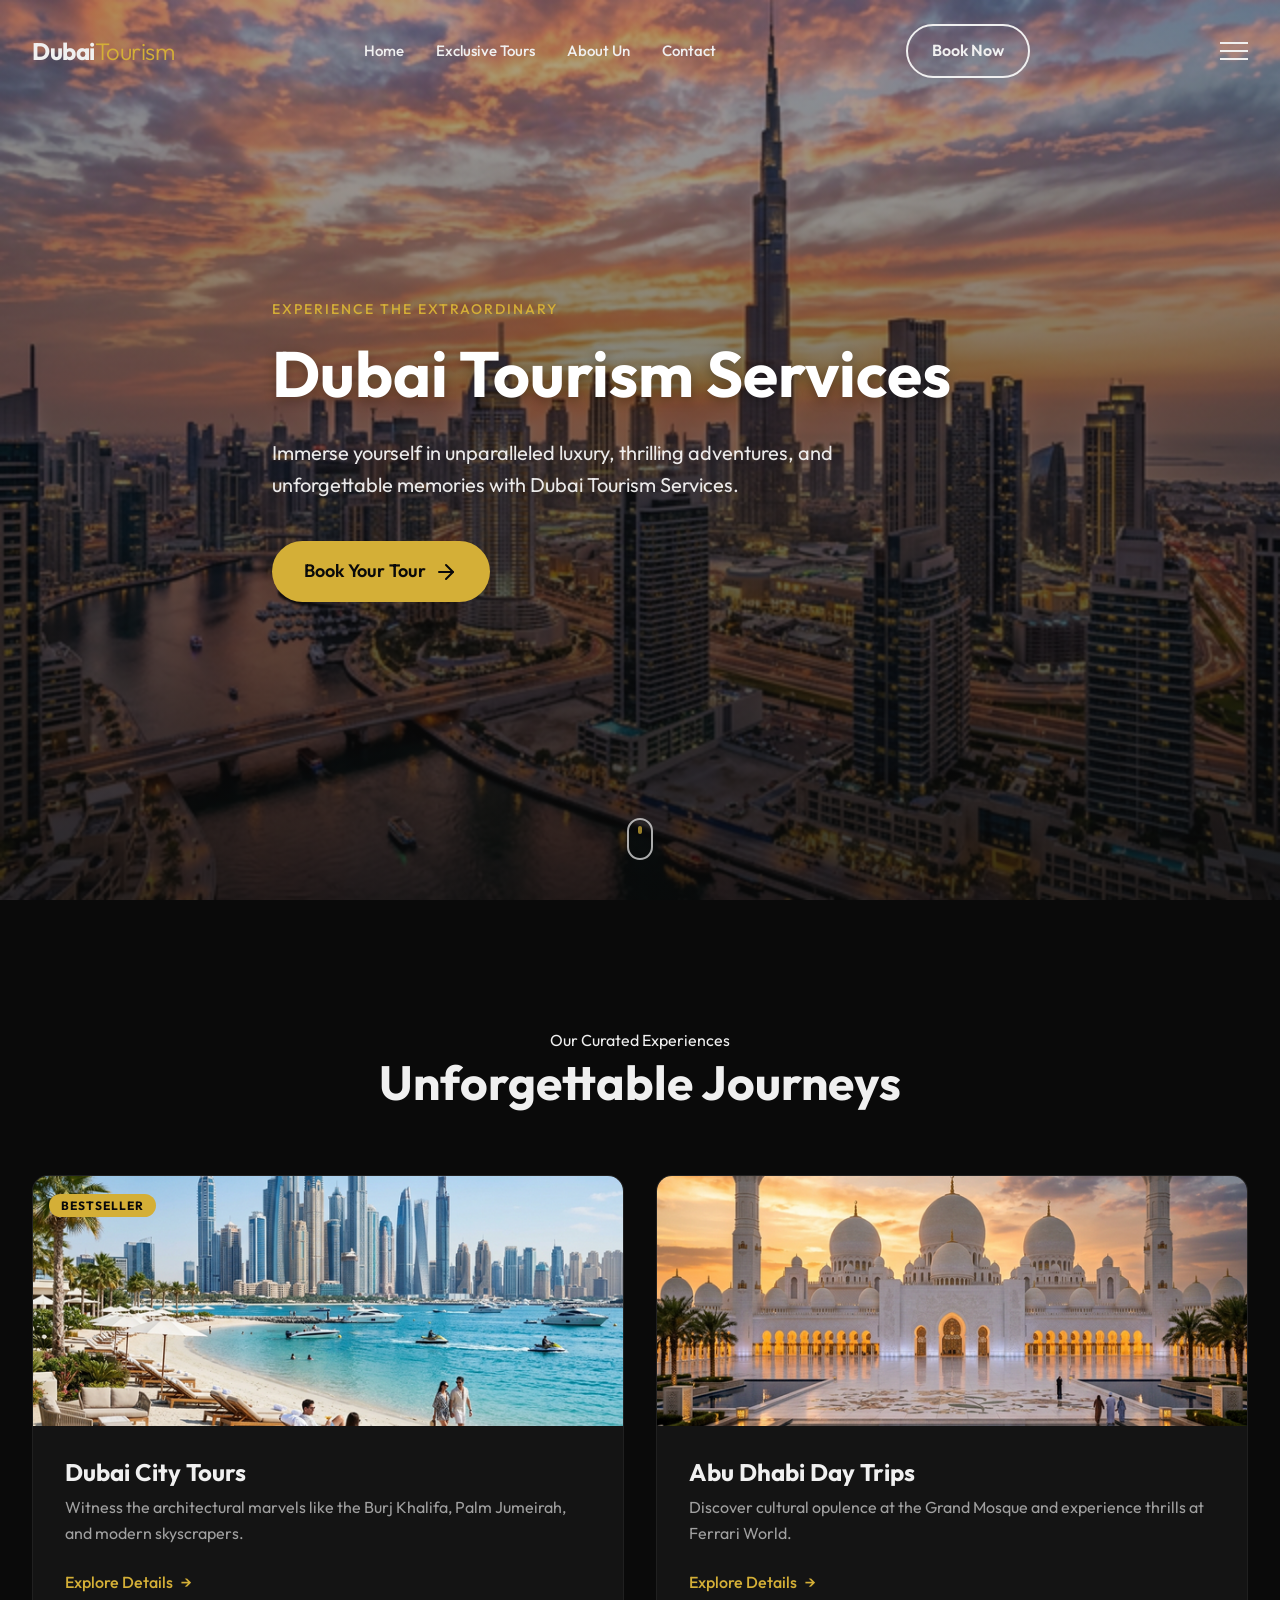
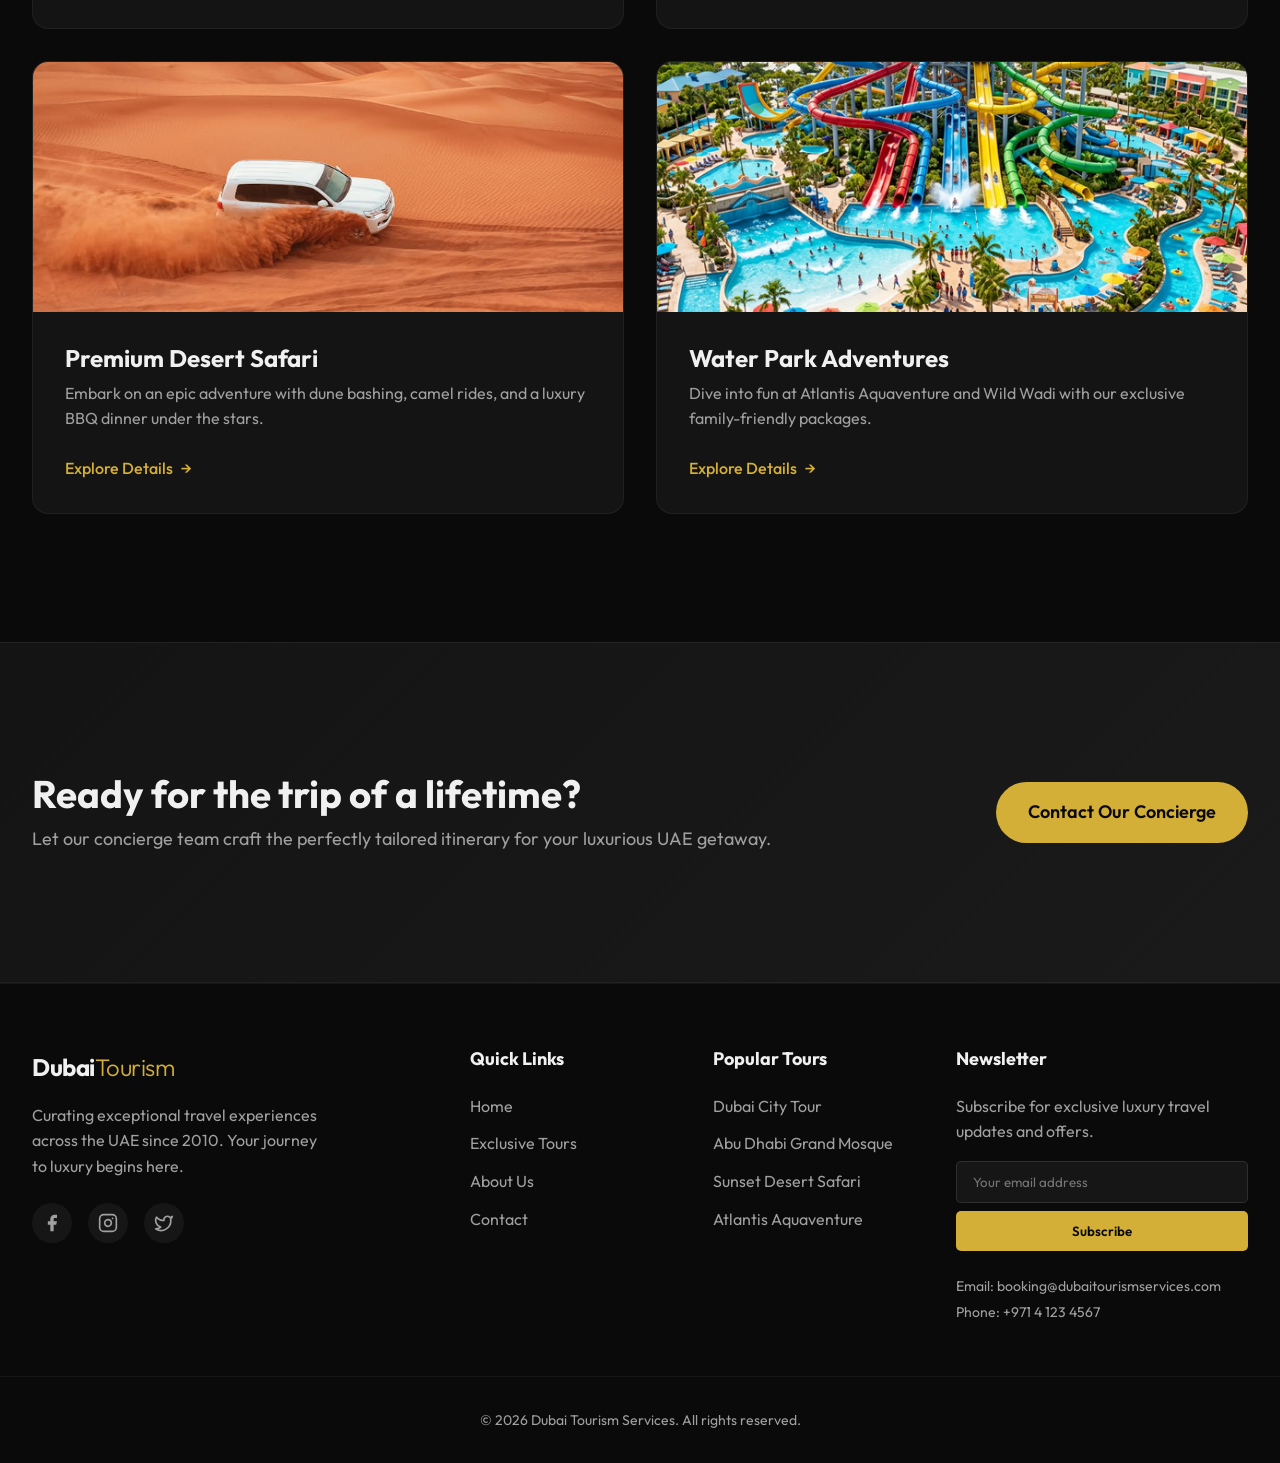
<file: index.html>
<!DOCTYPE html>
<html lang="en">

<head>
    <meta charset="UTF-8">
    <meta name="viewport" content="width=device-width, initial-scale=1.0">
    <title>Dubai Tourism Services</title>
    <meta name="description"
        content="Experience the ultimate luxury travel in the UAE with Dubai Tourism Services. Book exclusive city tours, desert safaris, and water park adventures.">
    <!-- Google Fonts -->
    <link rel="preconnect" href="https://fonts.googleapis.com">
    <link rel="preconnect" href="https://fonts.gstatic.com" crossorigin>
    <link href="https://fonts.googleapis.com/css2?family=Outfit:wght@300;400;500;700&play=swap" rel="stylesheet">
    <!-- CSS -->
    <link rel="stylesheet" href="css/style.css">
</head>

<body>
    <!-- Setup Overlay for loading transitions -->
    <div id="loader" class="loader">
        <div class="spinner"></div>
    </div>

    <!-- Navigation Bar -->
    <nav id="navbar" class="navbar">
        <div class="container nav-content">
            <a href="#" class="logo">Dubai<span>Tourism</span></a>
            <ul class="nav-links">
                <li><a href="#home">Home</a></li>
                <li><a href="#tours">Exclusive Tours</a></li>
                <li><a href="#about">About Un</a></li>
                <li><a href="#contact">Contact</a></li>
            </ul>
            <a href="#tours" class="btn btn-outline nav-btn">Book Now</a>
            <!-- Mobile Menu Toggle -->
            <div class="menu-toggle" id="mobile-menu">
                <span class="bar"></span>
                <span class="bar"></span>
                <span class="bar"></span>
            </div>
        </div>
    </nav>

    <!-- Hero Section -->
    <header id="home" class="hero">
        <div class="hero-bg"></div>
        <div class="hero-content container reveal fade-up">
            <span class="subtitle">Experience The Extraordinary</span>
            <h1 class="title">Dubai Tourism Services</h1>
            <p class="description">Immerse yourself in unparalleled luxury, thrilling adventures, and unforgettable
                memories with Dubai Tourism Services.</p>
            <div class="hero-actions">
                <a href="#tours" class="btn btn-primary btn-large">
                    Book Your Tour
                    <svg width="24" height="24" viewBox="0 0 24 24" fill="none" class="btn-icon">
                        <path d="M5 12H19" stroke="currentColor" stroke-width="2" stroke-linecap="round"
                            stroke-linejoin="round" />
                        <path d="M12 5L19 12L12 19" stroke="currentColor" stroke-width="2" stroke-linecap="round"
                            stroke-linejoin="round" />
                    </svg>
                </a>
            </div>
        </div>
        <!-- Scroll Indicator -->
        <div class="scroll-indicator">
            <div class="mouse">
                <div class="wheel"></div>
            </div>
        </div>
    </header>

    <main>
        <!-- Tours Section -->
        <section id="tours" class="tours-section section">
            <div class="container">
                <div class="section-header reveal fade-up">
                    <span class="section-subtitle">Our Curated Experiences</span>
                    <h2 class="section-title">Unforgettable Journeys</h2>
                </div>

                <div class="tours-grid">
                    <!-- Dubai City Tour -->
                    <article class="tour-card reveal fade-up" style="transition-delay: 0.1s;">
                        <div class="card-img-wrapper">
                            <img src="images/dubai-city.png"
                                alt="Dubai City Tour capturing Burj Khalifa and Palm Jumeirah" loading="lazy">
                            <div class="card-overlay">
                                <span class="badge">Bestseller</span>
                            </div>
                        </div>
                        <div class="card-content">
                            <h3>Dubai City Tours</h3>
                            <p>Witness the architectural marvels like the Burj Khalifa, Palm Jumeirah, and modern
                                skyscrapers.</p>
                            <a href="#" class="btn btn-text">Explore Details <span>&rarr;</span></a>
                        </div>
                    </article>

                    <!-- Abu Dhabi Tour -->
                    <article class="tour-card reveal fade-up" style="transition-delay: 0.2s;">
                        <div class="card-img-wrapper">
                            <img src="images/abu-dhabi.png" alt="Abu Dhabi Tour with Sheikh Zayed Grand Mosque"
                                loading="lazy">
                        </div>
                        <div class="card-content">
                            <h3>Abu Dhabi Day Trips</h3>
                            <p>Discover cultural opulence at the Grand Mosque and experience thrills at Ferrari World.
                            </p>
                            <a href="#" class="btn btn-text">Explore Details <span>&rarr;</span></a>
                        </div>
                    </article>

                    <!-- Desert Safari Tour -->
                    <article class="tour-card reveal fade-up" style="transition-delay: 0.3s;">
                        <div class="card-img-wrapper">
                            <img src="images/desert-safari.png" alt="Desert Safari dune bashing" loading="lazy">
                        </div>
                        <div class="card-content">
                            <h3>Premium Desert Safari</h3>
                            <p>Embark on an epic adventure with dune bashing, camel rides, and a luxury BBQ dinner under
                                the stars.</p>
                            <a href="#" class="btn btn-text">Explore Details <span>&rarr;</span></a>
                        </div>
                    </article>

                    <!-- Water Park Tour -->
                    <article class="tour-card reveal fade-up" style="transition-delay: 0.4s;">
                        <div class="card-img-wrapper">
                            <img src="images/water-park.png" alt="Family Water Park adventure with giant slides"
                                loading="lazy">
                        </div>
                        <div class="card-content">
                            <h3>Water Park Adventures</h3>
                            <p>Dive into fun at Atlantis Aquaventure and Wild Wadi with our exclusive family-friendly
                                packages.</p>
                            <a href="#" class="btn btn-text">Explore Details <span>&rarr;</span></a>
                        </div>
                    </article>
                </div>
            </div>
        </section>

        <!-- CTA Section -->
        <section class="cta-section section reveal fade-up">
            <div class="container cta-container">
                <div class="cta-content">
                    <h2>Ready for the trip of a lifetime?</h2>
                    <p>Let our concierge team craft the perfectly tailored itinerary for your luxurious UAE getaway.</p>
                </div>
                <div class="cta-action">
                    <a href="#contact" class="btn btn-primary btn-large">Contact Our Concierge</a>
                </div>
            </div>
        </section>
    </main>

    <!-- Footer -->
    <footer class="footer">
        <div class="container footer-content">
            <div class="footer-brand">
                <a href="#" class="logo">Dubai<span>Tourism</span></a>
                <p>Curating exceptional travel experiences across the UAE since 2010. Your journey to luxury begins
                    here.</p>
                <div class="social-links">
                    <a href="#" aria-label="Facebook">
                        <svg width="20" height="20" viewBox="0 0 24 24" fill="currentColor">
                            <path d="M18 2h-3a5 5 0 0 0-5 5v3H7v4h3v8h4v-8h3l1-4h-4V7a1 1 0 0 1 1-1h3z"></path>
                        </svg>
                    </a>
                    <a href="#" aria-label="Instagram">
                        <svg width="20" height="20" viewBox="0 0 24 24" fill="none" stroke="currentColor"
                            stroke-width="2" stroke-linecap="round" stroke-linejoin="round">
                            <rect x="2" y="2" width="20" height="20" rx="5" ry="5"></rect>
                            <path d="M16 11.37A4 4 0 1 1 12.63 8 4 4 0 0 1 16 11.37z"></path>
                            <line x1="17.5" y1="6.5" x2="17.51" y2="6.5"></line>
                        </svg>
                    </a>
                    <a href="#" aria-label="Twitter">
                        <svg width="20" height="20" viewBox="0 0 24 24" fill="none" stroke="currentColor"
                            stroke-width="2" stroke-linecap="round" stroke-linejoin="round">
                            <path
                                d="M22 4s-.7 2.1-2 3.4c1.6 10-9.4 17.3-18 11.6 2.2.1 4.4-.6 6-2C3 15.5.5 9.6 3 5c2.2 2.6 5.6 4.1 9 4-.9-4.2 4-6.6 7-3.8 1.1 0 3-1.2 3-1.2z">
                            </path>
                        </svg>
                    </a>
                </div>
            </div>
            <div class="footer-links">
                <h4>Quick Links</h4>
                <ul>
                    <li><a href="#home">Home</a></li>
                    <li><a href="#tours">Exclusive Tours</a></li>
                    <li><a href="#about">About Us</a></li>
                    <li><a href="#contact">Contact</a></li>
                </ul>
            </div>
            <div class="footer-links">
                <h4>Popular Tours</h4>
                <ul>
                    <li><a href="#">Dubai City Tour</a></li>
                    <li><a href="#">Abu Dhabi Grand Mosque</a></li>
                    <li><a href="#">Sunset Desert Safari</a></li>
                    <li><a href="#">Atlantis Aquaventure</a></li>
                </ul>
            </div>
            <div class="footer-contact">
                <h4>Newsletter</h4>
                <p>Subscribe for exclusive luxury travel updates and offers.</p>
                <form class="newsletter-form">
                    <input type="email" placeholder="Your email address" required>
                    <button type="submit" class="btn btn-primary">Subscribe</button>
                </form>
                <div class="contact-details">
                    <p>Email: booking@dubaitourismservices.com</p>
                    <p>Phone: +971 4 123 4567</p>
                </div>
            </div>
        </div>
        <div class="footer-bottom">
            <p>&copy; 2026 Dubai Tourism Services. All rights reserved.</p>
        </div>
    </footer>

    <!-- Scripts -->
    <script src="js/script.js"></script>
</body>

</html>
</file>
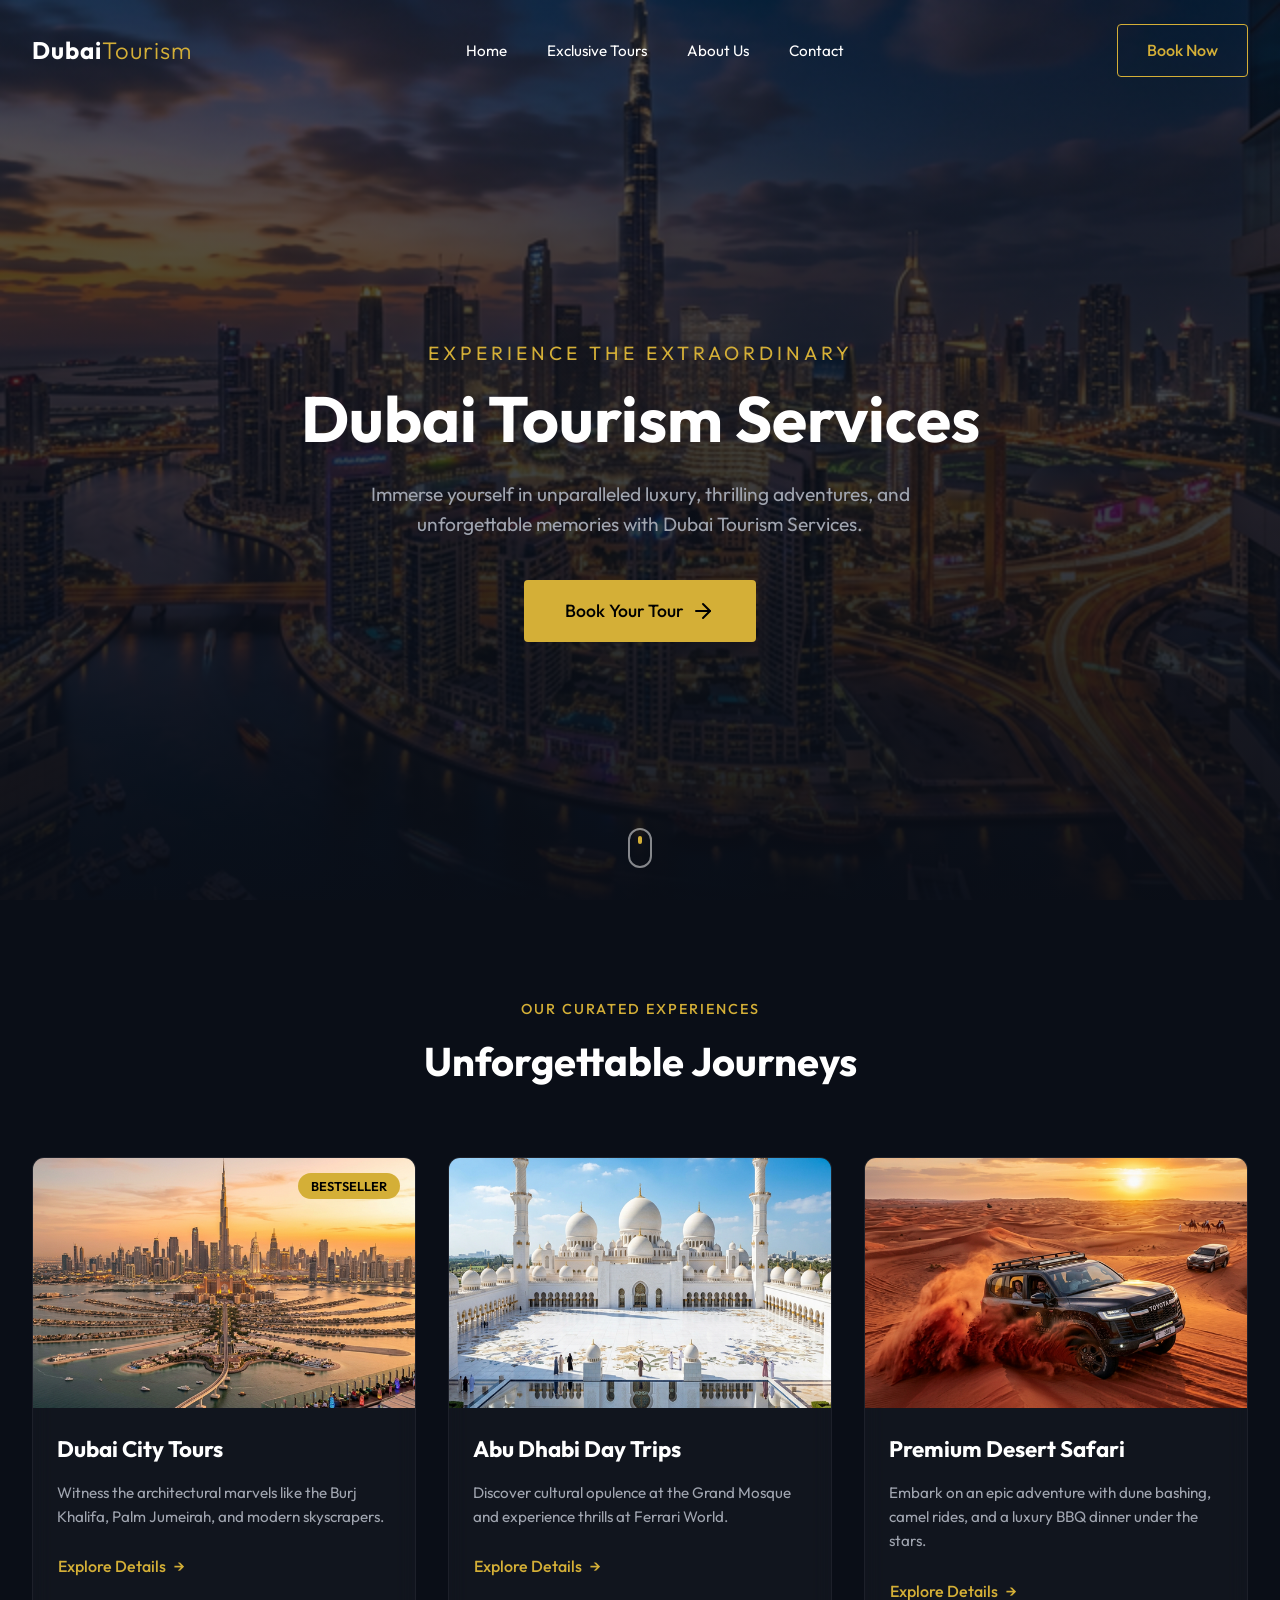
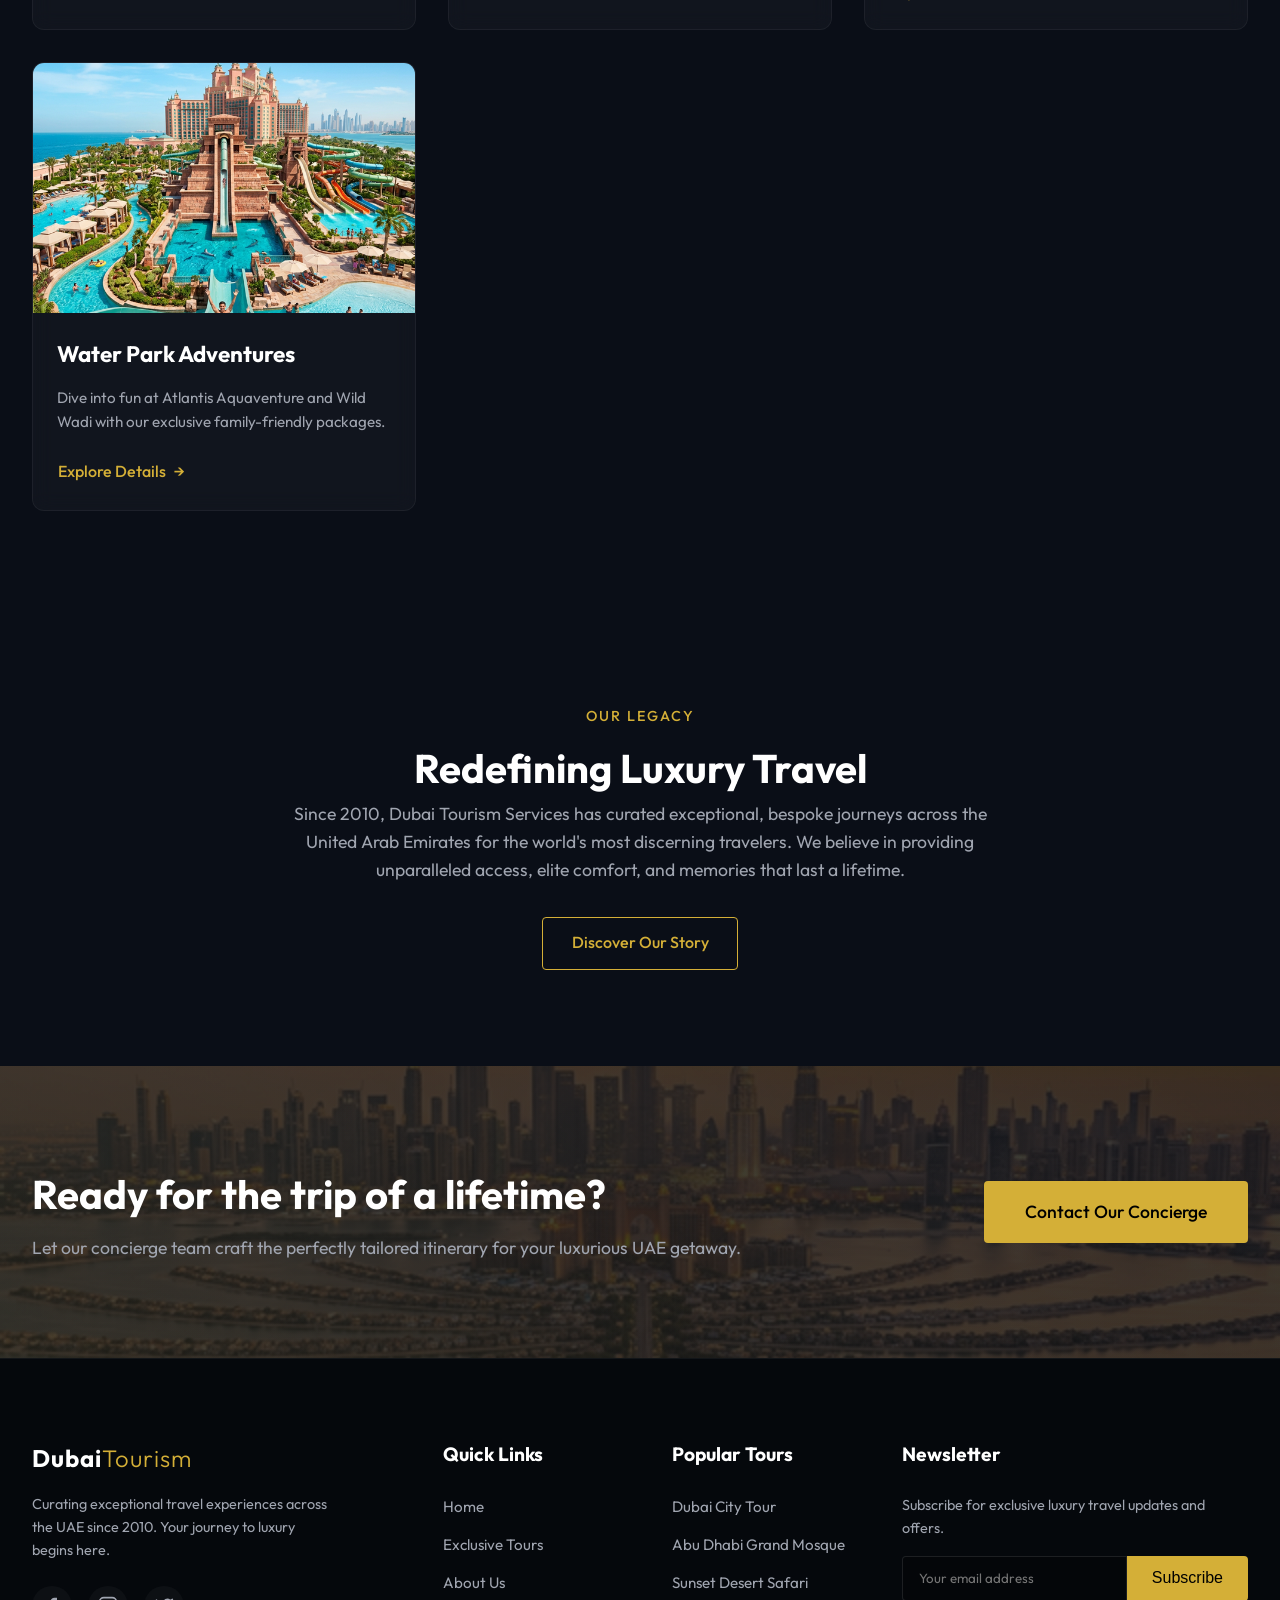
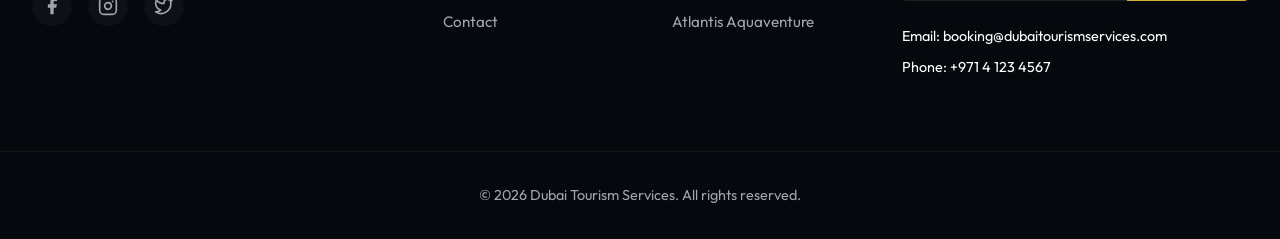
<file: Dubai-Tourism/index.html>
<!DOCTYPE html>
<html lang="en">

<head>
    <meta charset="UTF-8">
    <meta name="viewport" content="width=device-width, initial-scale=1.0">
    <title>Dubai Tourism Services | Luxury Travel & Tours</title>
    <meta name="description"
        content="Experience the ultimate luxury travel in the UAE with Dubai Tourism Services. Book exclusive city tours, desert safaris, and water park adventures.">
    <!-- Google Fonts -->
    <link rel="preconnect" href="https://fonts.googleapis.com">
    <link rel="preconnect" href="https://fonts.gstatic.com" crossorigin>
    <link href="https://fonts.googleapis.com/css2?family=Outfit:wght@300;400;500;700&play=swap" rel="stylesheet">
    <!-- CSS -->
    <link rel="stylesheet" href="css/style.css">
</head>

<body>
    <!-- Setup Overlay for loading transitions -->
    <div id="loader" class="loader">
        <div class="spinner"></div>
    </div>

    <!-- Navigation Bar -->
    <nav id="navbar" class="navbar">
        <div class="container nav-content">
            <a href="#" class="logo">Dubai<span>Tourism</span></a>
            <ul class="nav-links">
                <li><a href="#home">Home</a></li>
                <li><a href="#tours">Exclusive Tours</a></li>
                <li><a href="#about">About Us</a></li>
                <li><a href="#contact">Contact</a></li>
            </ul>
            <a href="#tours" class="btn btn-outline nav-btn">Book Now</a>
            <!-- Mobile Menu Toggle -->
            <div class="menu-toggle" id="mobile-menu">
                <span class="bar"></span>
                <span class="bar"></span>
                <span class="bar"></span>
            </div>
        </div>
    </nav>

    <!-- Hero Section -->
    <header id="home" class="hero">
        <div class="hero-bg"></div>
        <div class="hero-content container reveal fade-up">
            <span class="subtitle">Experience The Extraordinary</span>
            <h1 class="title">Dubai Tourism Services</h1>
            <p class="description">Immerse yourself in unparalleled luxury, thrilling adventures, and unforgettable
                memories with Dubai Tourism Services.</p>
            <div class="hero-actions">
                <a href="#tours" class="btn btn-primary btn-large">
                    Book Your Tour
                    <svg width="24" height="24" viewBox="0 0 24 24" fill="none" class="btn-icon">
                        <path d="M5 12H19" stroke="currentColor" stroke-width="2" stroke-linecap="round"
                            stroke-linejoin="round" />
                        <path d="M12 5L19 12L12 19" stroke="currentColor" stroke-width="2" stroke-linecap="round"
                            stroke-linejoin="round" />
                    </svg>
                </a>
            </div>
        </div>
        <!-- Scroll Indicator -->
        <div class="scroll-indicator">
            <div class="mouse">
                <div class="wheel"></div>
            </div>
        </div>
    </header>

    <main>
        <!-- Tours Section -->
        <section id="tours" class="tours-section section">
            <div class="container">
                <div class="section-header reveal fade-up">
                    <span class="section-subtitle">Our Curated Experiences</span>
                    <h2 class="section-title">Unforgettable Journeys</h2>
                </div>

                <div class="tours-grid">
                    <!-- Dubai City Tour -->
                    <article class="tour-card reveal fade-up" style="transition-delay: 0.1s;">
                        <div class="card-img-wrapper">
                            <img src="images/dubai-city.png"
                                alt="Dubai City Tour capturing Burj Khalifa and Palm Jumeirah" loading="lazy">
                            <div class="card-overlay">
                                <span class="badge">Bestseller</span>
                            </div>
                        </div>
                        <div class="card-content">
                            <h3>Dubai City Tours</h3>
                            <p>Witness the architectural marvels like the Burj Khalifa, Palm Jumeirah, and modern
                                skyscrapers.</p>
                            <a href="#" class="btn btn-text">Explore Details <span>&rarr;</span></a>
                        </div>
                    </article>

                    <!-- Abu Dhabi Tour -->
                    <article class="tour-card reveal fade-up" style="transition-delay: 0.2s;">
                        <div class="card-img-wrapper">
                            <img src="images/abu-dhabi.png" alt="Abu Dhabi Tour with Sheikh Zayed Grand Mosque"
                                loading="lazy">
                        </div>
                        <div class="card-content">
                            <h3>Abu Dhabi Day Trips</h3>
                            <p>Discover cultural opulence at the Grand Mosque and experience thrills at Ferrari World.
                            </p>
                            <a href="#" class="btn btn-text">Explore Details <span>&rarr;</span></a>
                        </div>
                    </article>

                    <!-- Desert Safari Tour -->
                    <article class="tour-card reveal fade-up" style="transition-delay: 0.3s;">
                        <div class="card-img-wrapper">
                            <img src="images/desert-safari.png" alt="Desert Safari dune bashing" loading="lazy">
                        </div>
                        <div class="card-content">
                            <h3>Premium Desert Safari</h3>
                            <p>Embark on an epic adventure with dune bashing, camel rides, and a luxury BBQ dinner under
                                the stars.</p>
                            <a href="#" class="btn btn-text">Explore Details <span>&rarr;</span></a>
                        </div>
                    </article>

                    <!-- Water Park Tour -->
                    <article class="tour-card reveal fade-up" style="transition-delay: 0.4s;">
                        <div class="card-img-wrapper">
                            <img src="images/water-park.png" alt="Family Water Park adventure with giant slides"
                                loading="lazy">
                        </div>
                        <div class="card-content">
                            <h3>Water Park Adventures</h3>
                            <p>Dive into fun at Atlantis Aquaventure and Wild Wadi with our exclusive family-friendly
                                packages.</p>
                            <a href="#" class="btn btn-text">Explore Details <span>&rarr;</span></a>
                        </div>
                    </article>
                </div>
            </div>
        </section>

        <!-- About Section -->
        <section id="about" class="about-section section reveal fade-up">
            <div class="container text-section-content">
                <span class="section-subtitle">Our Legacy</span>
                <h2 class="section-title">Redefining Luxury Travel</h2>
                <p>Since 2010, Dubai Tourism Services has curated exceptional, bespoke journeys across the United Arab
                    Emirates for the world's most discerning travelers. We believe in providing unparalleled access,
                    elite comfort, and memories that last a lifetime.</p>
                <div style="margin-top: 2rem;">
                    <a href="#contact" class="btn btn-outline">Discover Our Story</a>
                </div>
            </div>
        </section>

        <!-- CTA / Contact Section -->
        <section id="contact" class="cta-section section reveal fade-up">
            <div class="container cta-container">
                <div class="cta-content">
                    <h2>Ready for the trip of a lifetime?</h2>
                    <p>Let our concierge team craft the perfectly tailored itinerary for your luxurious UAE getaway.</p>
                </div>
                <div class="cta-action">
                    <a href="#contact" class="btn btn-primary btn-large">Contact Our Concierge</a>
                </div>
            </div>
        </section>
    </main>

    <!-- Footer -->
    <footer class="footer">
        <div class="container footer-content">
            <div class="footer-brand">
                <a href="#" class="logo">Dubai<span>Tourism</span></a>
                <p>Curating exceptional travel experiences across the UAE since 2010. Your journey to luxury begins
                    here.</p>
                <div class="social-links">
                    <a href="#" aria-label="Facebook">
                        <svg width="20" height="20" viewBox="0 0 24 24" fill="currentColor">
                            <path d="M18 2h-3a5 5 0 0 0-5 5v3H7v4h3v8h4v-8h3l1-4h-4V7a1 1 0 0 1 1-1h3z"></path>
                        </svg>
                    </a>
                    <a href="#" aria-label="Instagram">
                        <svg width="20" height="20" viewBox="0 0 24 24" fill="none" stroke="currentColor"
                            stroke-width="2" stroke-linecap="round" stroke-linejoin="round">
                            <rect x="2" y="2" width="20" height="20" rx="5" ry="5"></rect>
                            <path d="M16 11.37A4 4 0 1 1 12.63 8 4 4 0 0 1 16 11.37z"></path>
                            <line x1="17.5" y1="6.5" x2="17.51" y2="6.5"></line>
                        </svg>
                    </a>
                    <a href="#" aria-label="Twitter">
                        <svg width="20" height="20" viewBox="0 0 24 24" fill="none" stroke="currentColor"
                            stroke-width="2" stroke-linecap="round" stroke-linejoin="round">
                            <path
                                d="M22 4s-.7 2.1-2 3.4c1.6 10-9.4 17.3-18 11.6 2.2.1 4.4-.6 6-2C3 15.5.5 9.6 3 5c2.2 2.6 5.6 4.1 9 4-.9-4.2 4-6.6 7-3.8 1.1 0 3-1.2 3-1.2z">
                            </path>
                        </svg>
                    </a>
                </div>
            </div>
            <div class="footer-links">
                <h4>Quick Links</h4>
                <ul>
                    <li><a href="#home">Home</a></li>
                    <li><a href="#tours">Exclusive Tours</a></li>
                    <li><a href="#about">About Us</a></li>
                    <li><a href="#contact">Contact</a></li>
                </ul>
            </div>
            <div class="footer-links">
                <h4>Popular Tours</h4>
                <ul>
                    <li><a href="#">Dubai City Tour</a></li>
                    <li><a href="#">Abu Dhabi Grand Mosque</a></li>
                    <li><a href="#">Sunset Desert Safari</a></li>
                    <li><a href="#">Atlantis Aquaventure</a></li>
                </ul>
            </div>
            <div class="footer-contact">
                <h4>Newsletter</h4>
                <p>Subscribe for exclusive luxury travel updates and offers.</p>
                <form class="newsletter-form">
                    <input type="email" placeholder="Your email address" required>
                    <button type="submit" class="btn btn-primary">Subscribe</button>
                </form>
                <div class="contact-details">
                    <p>Email: booking@dubaitourismservices.com</p>
                    <p>Phone: +971 4 123 4567</p>
                </div>
            </div>
        </div>
        <div class="footer-bottom">
            <p>&copy; 2026 Dubai Tourism Services. All rights reserved.</p>
        </div>
    </footer>

    <!-- Scripts -->
    <script src="js/script.js"></script>
</body>

</html>
</file>
<file: css/style.css>
/* =========================================
   CSS Reset & Variables
   ========================================= */
:root {
    /* Color Palette - Dark & Gold Premium Theme */
    --color-bg: #0a0a0a;
    --color-surface: #141414;
    --color-surface-hover: #1e1e1e;
    --color-primary: #d4af37;
    /* Elegant Gold */
    --color-primary-hover: #b5952f;
    --color-text: #f0f0f0;
    --color-text-muted: #a0a0a0;

    /* Typography */
    --font-main: 'Outfit', sans-serif;

    /* Transitions */
    --transition-fast: 0.2s cubic-bezier(0.4, 0, 0.2, 1);
    --transition-medium: 0.4s cubic-bezier(0.4, 0, 0.2, 1);
    --transition-slow: 0.8s cubic-bezier(0.4, 0, 0.2, 1);

    /* Layout */
    --max-width: 1280px;
    --spacing-sm: 1rem;
    --spacing-md: 2rem;
    --spacing-lg: 4rem;
    --spacing-xl: 8rem;

    /* Border Radius */
    --radius-sm: 8px;
    --radius-md: 16px;
    --radius-lg: 24px;
}

* {
    margin: 0;
    padding: 0;
    box-sizing: border-box;
}

html {
    scroll-behavior: smooth;
}

body {
    font-family: var(--font-main);
    background-color: var(--color-bg);
    color: var(--color-text);
    line-height: 1.6;
    overflow-x: hidden;
}

ul {
    list-style: none;
}

a {
    text-decoration: none;
    color: inherit;
    transition: color var(--transition-fast);
}

img {
    display: block;
    max-width: 100%;
    height: auto;
}

.container {
    width: 100%;
    max-width: var(--max-width);
    margin: 0 auto;
    padding: 0 var(--spacing-sm);
}

@media (min-width: 768px) {
    .container {
        padding: 0 var(--spacing-md);
    }
}

/* =========================================
   Typography
   ========================================= */
h1,
h2,
h3,
h4,
h5,
h6 {
    font-weight: 700;
    line-height: 1.2;
    margin-bottom: var(--spacing-sm);
}

.subtitle {
    display: block;
    color: var(--color-primary);
    font-weight: 500;
    text-transform: uppercase;
    letter-spacing: 2px;
    font-size: 0.875rem;
    margin-bottom: 1rem;
}

/* =========================================
   Loader
   ========================================= */
.loader {
    position: fixed;
    top: 0;
    left: 0;
    width: 100%;
    height: 100%;
    background-color: var(--color-bg);
    z-index: 9999;
    display: flex;
    justify-content: center;
    align-items: center;
    transition: opacity var(--transition-medium), visibility var(--transition-medium);
}

.loader.hidden {
    opacity: 0;
    visibility: hidden;
}

.spinner {
    width: 40px;
    height: 40px;
    border: 3px solid rgba(212, 175, 55, 0.3);
    border-radius: 50%;
    border-top-color: var(--color-primary);
    animation: spin 1s ease-in-out infinite;
}

@keyframes spin {
    to {
        transform: rotate(360deg);
    }
}

/* =========================================
   Buttons
   ========================================= */
.btn {
    display: inline-flex;
    align-items: center;
    justify-content: center;
    gap: 0.5rem;
    padding: 0.75rem 1.5rem;
    font-family: var(--font-main);
    font-weight: 600;
    border-radius: 50px;
    cursor: pointer;
    transition: all var(--transition-fast);
    border: none;
}

.btn-primary {
    background-color: var(--color-primary);
    color: var(--color-bg);
}

.btn-primary:hover {
    background-color: var(--color-primary-hover);
    transform: translateY(-2px);
    box-shadow: 0 10px 20px rgba(212, 175, 55, 0.2);
}

.btn-outline {
    background: transparent;
    border: 2px solid var(--color-text);
    color: var(--color-text);
}

.btn-outline:hover {
    background: var(--color-text);
    color: var(--color-bg);
}

.btn-large {
    padding: 1rem 2rem;
    font-size: 1.125rem;
}

.btn-text {
    padding: 0;
    font-weight: 500;
    color: var(--color-primary);
    position: relative;
}

.btn-text span {
    transition: transform var(--transition-fast);
}

.btn-text:hover span {
    transform: translateX(5px);
}

/* =========================================
   Navigation
   ========================================= */
.navbar {
    position: fixed;
    top: 0;
    left: 0;
    width: 100%;
    padding: 1.5rem 0;
    z-index: 1000;
    transition: all var(--transition-medium);
}

.navbar.scrolled {
    padding: 1rem 0;
    background: rgba(10, 10, 10, 0.8);
    backdrop-filter: blur(12px);
    -webkit-backdrop-filter: blur(12px);
    border-bottom: 1px solid rgba(255, 255, 255, 0.05);
}

.nav-content {
    display: flex;
    justify-content: space-between;
    align-items: center;
}

.logo {
    font-size: 1.5rem;
    font-weight: 700;
    color: var(--color-text);
    letter-spacing: -0.5px;
}

.logo span {
    font-weight: 300;
    color: var(--color-primary);
}

.nav-links {
    display: none;
}

@media (min-width: 992px) {
    .nav-links {
        display: flex;
        gap: 2rem;
    }

    .nav-links a {
        font-weight: 500;
        font-size: 0.9375rem;
        position: relative;
    }

    .nav-links a::after {
        content: '';
        position: absolute;
        bottom: -4px;
        left: 0;
        width: 0;
        height: 2px;
        background: var(--color-primary);
        transition: width var(--transition-medium);
    }

    .nav-links a:hover::after,
    .nav-links a.active::after {
        width: 100%;
    }

    .menu-toggle {
        display: none;
    }
}

.nav-btn {
    display: none;
}

@media (min-width: 992px) {
    .nav-btn {
        display: inline-flex;
    }
}

.menu-toggle {
    cursor: pointer;
    display: flex;
    flex-direction: column;
    gap: 6px;
    z-index: 1001;
}

.menu-toggle .bar {
    width: 28px;
    height: 2px;
    background: var(--color-text);
    transition: var(--transition-fast);
}

.navbar.mobile-open {
    background: var(--color-bg);
}

.navbar.mobile-open .nav-links {
    display: flex;
    flex-direction: column;
    position: absolute;
    top: 100%;
    left: 0;
    width: 100%;
    background: var(--color-bg);
    padding: 2rem;
    text-align: center;
    border-bottom: 1px solid rgba(255, 255, 255, 0.05);
}

.navbar.mobile-open .menu-toggle .bar:nth-child(1) {
    transform: translateY(8px) rotate(45deg);
}

.navbar.mobile-open .menu-toggle .bar:nth-child(2) {
    opacity: 0;
}

.navbar.mobile-open .menu-toggle .bar:nth-child(3) {
    transform: translateY(-8px) rotate(-45deg);
}

/* =========================================
   Hero Section
   ========================================= */
.hero {
    position: relative;
    height: 100vh;
    min-height: 600px;
    display: flex;
    align-items: center;
    overflow: hidden;
}

.hero-bg {
    position: absolute;
    top: 0;
    left: 0;
    width: 100%;
    height: 100%;
    background-image: url('../images/hero.png');
    background-size: cover;
    background-position: center;
    background-repeat: no-repeat;
    z-index: -2;
}

.hero::after {
    content: '';
    position: absolute;
    top: 0;
    left: 0;
    width: 100%;
    height: 100%;
    background: linear-gradient(to bottom,
            rgba(10, 10, 10, 0.3) 0%,
            rgba(10, 10, 10, 0.8) 100%);
    z-index: -1;
}

.hero-content {
    max-width: 800px;
}

.hero .title {
    font-size: clamp(2.5rem, 5vw, 4.5rem);
    margin-bottom: 1.5rem;
    color: #fff;
    text-shadow: 0 4px 12px rgba(0, 0, 0, 0.3);
}

.hero .description {
    font-size: clamp(1rem, 2vw, 1.25rem);
    color: rgba(255, 255, 255, 0.9);
    margin-bottom: 2.5rem;
    max-width: 600px;
}

.scroll-indicator {
    position: absolute;
    bottom: 40px;
    left: 50%;
    transform: translateX(-50%);
    opacity: 0.7;
    transition: opacity var(--transition-fast);
}

.scroll-indicator:hover {
    opacity: 1;
}

.mouse {
    width: 26px;
    height: 42px;
    border: 2px solid var(--color-text);
    border-radius: 14px;
    display: flex;
    justify-content: center;
    padding-top: 6px;
}

.wheel {
    width: 4px;
    height: 8px;
    background: var(--color-primary);
    border-radius: 2px;
    animation: scroll 1.5s ease-out infinite;
}

@keyframes scroll {
    0% {
        transform: translateY(0);
        opacity: 1;
    }

    100% {
        transform: translateY(15px);
        opacity: 0;
    }
}

/* =========================================
   Sections General
   ========================================= */
.section {
    padding: var(--spacing-xl) 0;
}

.section-header {
    text-align: center;
    margin-bottom: var(--spacing-lg);
}

.section-title {
    font-size: clamp(2rem, 4vw, 3rem);
}

/* =========================================
   Tours Section
   ========================================= */
.tours-grid {
    display: grid;
    grid-template-columns: 1fr;
    gap: 2rem;
}

@media (min-width: 768px) {
    .tours-grid {
        grid-template-columns: repeat(2, 1fr);
    }
}

.tour-card {
    background: var(--color-surface);
    border-radius: var(--radius-md);
    overflow: hidden;
    transition: transform var(--transition-medium), box-shadow var(--transition-medium);
    border: 1px solid rgba(255, 255, 255, 0.05);
}

.tour-card:hover {
    transform: translateY(-10px);
    box-shadow: 0 20px 40px rgba(0, 0, 0, 0.4);
    border-color: rgba(212, 175, 55, 0.2);
}

.card-img-wrapper {
    position: relative;
    height: 250px;
    overflow: hidden;
}

.card-img-wrapper img {
    width: 100%;
    height: 100%;
    object-fit: cover;
    transition: transform var(--transition-slow);
}

.tour-card:hover .card-img-wrapper img {
    transform: scale(1.05);
}

.card-overlay {
    position: absolute;
    top: 1rem;
    left: 1rem;
}

.badge {
    background: var(--color-primary);
    color: var(--color-bg);
    padding: 0.25rem 0.75rem;
    border-radius: 20px;
    font-size: 0.75rem;
    font-weight: 700;
    text-transform: uppercase;
    letter-spacing: 1px;
}

.card-content {
    padding: 2rem;
}

.card-content h3 {
    font-size: 1.5rem;
    margin-bottom: 0.5rem;
}

.card-content p {
    color: var(--color-text-muted);
    margin-bottom: 1.5rem;
}

/* =========================================
   Call to Action Section
   ========================================= */
.cta-section {
    background: linear-gradient(135deg, var(--color-surface) 0%, #1a1a1a 100%);
    border-top: 1px solid rgba(255, 255, 255, 0.05);
    border-bottom: 1px solid rgba(255, 255, 255, 0.05);
}

.cta-container {
    display: flex;
    flex-direction: column;
    align-items: center;
    text-align: center;
    gap: 2rem;
}

@media (min-width: 992px) {
    .cta-container {
        flex-direction: row;
        justify-content: space-between;
        text-align: left;
    }
}

.cta-content h2 {
    font-size: clamp(1.75rem, 3vw, 2.5rem);
    margin-bottom: 0.5rem;
}

.cta-content p {
    color: var(--color-text-muted);
    font-size: 1.125rem;
}

/* =========================================
   Footer
   ========================================= */
.footer {
    background: var(--color-bg);
    padding-top: var(--spacing-lg);
    border-top: 1px solid rgba(255, 255, 255, 0.05);
}

.footer-content {
    display: grid;
    grid-template-columns: 1fr;
    gap: 3rem;
    margin-bottom: 3rem;
}

@media (min-width: 768px) {
    .footer-content {
        grid-template-columns: 2fr 1fr 1fr 1.5fr;
    }
}

.footer-brand p {
    color: var(--color-text-muted);
    margin-top: 1rem;
    max-width: 300px;
}

.footer-links h4,
.footer-contact h4 {
    font-size: 1.125rem;
    margin-bottom: 1.5rem;
    color: var(--color-text);
}

.footer-links ul li {
    margin-bottom: 0.75rem;
}

.footer-links a {
    color: var(--color-text-muted);
}

.footer-links a:hover {
    color: var(--color-primary);
}

.footer-contact p {
    color: var(--color-text-muted);
    margin-bottom: 0.75rem;
}

.footer-bottom {
    text-align: center;
    padding: 2rem 0;
    border-top: 1px solid rgba(255, 255, 255, 0.05);
    color: var(--color-text-muted);
    font-size: 0.875rem;
}

.social-links {
    display: flex;
    gap: 1rem;
    margin-top: 1.5rem;
}

.social-links a {
    color: var(--color-text-muted);
    background: rgba(255, 255, 255, 0.05);
    width: 40px;
    height: 40px;
    display: flex;
    align-items: center;
    justify-content: center;
    border-radius: 50%;
    transition: all var(--transition-fast);
}

.social-links a:hover {
    color: var(--color-bg);
    background: var(--color-primary);
    transform: translateY(-3px);
}

.newsletter-form {
    display: flex;
    flex-direction: column;
    gap: 0.5rem;
    margin-top: 1rem;
    margin-bottom: 1.5rem;
}

.newsletter-form input {
    padding: 0.75rem 1rem;
    border-radius: 5px;
    border: 1px solid rgba(255, 255, 255, 0.1);
    background: rgba(255, 255, 255, 0.05);
    color: var(--color-text);
    font-family: var(--font-main);
    outline: none;
    transition: border-color var(--transition-fast);
}

.newsletter-form input:focus {
    border-color: var(--color-primary);
}

.newsletter-form .btn {
    padding: 0.75rem 1rem;
    border-radius: 5px;
    width: 100%;
}

.contact-details p {
    font-size: 0.875rem;
    margin-bottom: 0.25rem;
}

/* =========================================
   Animations
   ========================================= */
.reveal {
    opacity: 0;
}

.reveal.visible {
    opacity: 1;
}

.fade-up {
    transform: translateY(30px);
    transition: opacity 0.8s ease-out, transform 0.8s ease-out;
}

.fade-up.visible {
    transform: translateY(0);
}
</file>
<file: Dubai-Tourism/css/style.css>
:root {
    --primary: #d4af37;
    --primary-dark: #b5952f;
    --bg-main: #0a0e17;
    --bg-card: rgba(255, 255, 255, 0.03);
    --bg-card-hover: rgba(255, 255, 255, 0.08);
    --text-main: #ffffff;
    --text-muted: #a0a5b0;
    --font-heading: 'Outfit', sans-serif;
    --font-body: 'Outfit', sans-serif;
    --transition: all 0.4s cubic-bezier(0.25, 1, 0.5, 1);
}

/* Reset & Initial Setup */
* {
    margin: 0;
    padding: 0;
    box-sizing: border-box;
}

html {
    scroll-behavior: smooth;
}

body {
    font-family: var(--font-body);
    background-color: var(--bg-main);
    color: var(--text-main);
    line-height: 1.6;
    overflow-x: hidden;
}

a {
    text-decoration: none;
    color: inherit;
    transition: var(--transition);
}

ul {
    list-style: none;
}

.container {
    width: 100%;
    max-width: 1280px;
    margin: 0 auto;
    padding: 0 2rem;
}

.section {
    padding: 6rem 0;
}

.section-header {
    text-align: center;
    margin-bottom: 4rem;
}

.section-subtitle {
    display: inline-block;
    color: var(--primary);
    font-size: 0.9rem;
    font-weight: 500;
    text-transform: uppercase;
    letter-spacing: 2px;
    margin-bottom: 0.5rem;
}

.section-title {
    font-size: 2.5rem;
    font-weight: 700;
}

/* Buttons */
.btn {
    display: inline-flex;
    align-items: center;
    justify-content: center;
    padding: 0.8rem 1.8rem;
    font-weight: 500;
    border-radius: 4px;
    cursor: pointer;
    transition: var(--transition);
    gap: 0.5rem;
    font-size: 1rem;
    border: 1px solid transparent;
}

.btn-primary {
    background-color: var(--primary);
    color: #000;
}

.btn-primary:hover {
    background-color: var(--primary-dark);
    transform: translateY(-2px);
    box-shadow: 0 10px 20px rgba(212, 175, 55, 0.2);
}

.btn-outline {
    background-color: transparent;
    border-color: var(--primary);
    color: var(--primary);
}

.btn-outline:hover {
    background-color: var(--primary);
    color: #000;
}

.btn-large {
    padding: 1rem 2.5rem;
    font-size: 1.1rem;
}

.btn-text {
    padding: 0;
    background: none;
    color: var(--primary);
}

.btn-text span {
    transition: transform 0.3s ease;
}

.btn-text:hover span {
    transform: translateX(5px);
}

/* Loader */
.loader {
    position: fixed;
    inset: 0;
    background: var(--bg-main);
    z-index: 9999;
    display: flex;
    justify-content: center;
    align-items: center;
    transition: opacity 0.5s ease;
}

.loader.hidden {
    opacity: 0;
    pointer-events: none;
}

.spinner {
    width: 50px;
    height: 50px;
    border: 3px solid rgba(212, 175, 55, 0.3);
    border-top-color: var(--primary);
    border-radius: 50%;
    animation: spin 1s linear infinite;
}

@keyframes spin {
    to { transform: rotate(360deg); }
}

/* Navbar */
.navbar {
    position: fixed;
    top: 0;
    left: 0;
    width: 100%;
    padding: 1.5rem 0;
    z-index: 1000;
    transition: var(--transition);
}

.navbar.scrolled {
    padding: 1rem 0;
    background: rgba(10, 14, 23, 0.9);
    backdrop-filter: blur(10px);
    box-shadow: 0 4px 30px rgba(0, 0, 0, 0.5);
}

.nav-content {
    display: flex;
    justify-content: space-between;
    align-items: center;
}

.logo {
    font-size: 1.5rem;
    font-weight: 700;
    letter-spacing: 1px;
}

.logo span {
    color: var(--primary);
    font-weight: 300;
}

.nav-links {
    display: flex;
    gap: 2.5rem;
}

.nav-links a {
    font-size: 0.95rem;
    position: relative;
}

.nav-links a::after {
    content: '';
    position: absolute;
    bottom: -5px;
    left: 0;
    width: 0;
    height: 2px;
    background: var(--primary);
    transition: width 0.3s ease;
}

.nav-links a:hover::after {
    width: 100%;
}

.menu-toggle {
    display: none;
    flex-direction: column;
    gap: 6px;
    cursor: pointer;
}

.menu-toggle .bar {
    width: 25px;
    height: 2px;
    background-color: var(--text-main);
    transition: var(--transition);
}

/* Hero Section */
.hero {
    position: relative;
    height: 100vh;
    display: flex;
    align-items: center;
    justify-content: center;
    overflow: hidden;
}

.hero-bg {
    position: absolute;
    inset: 0;
    background-image: url('../images/hero-bg.png');
    background-size: cover;
    background-position: center;
    background-attachment: fixed;
    z-index: -2;
}

.hero-bg::after {
    content: '';
    position: absolute;
    inset: 0;
    background: linear-gradient(to bottom, rgba(10, 14, 23, 0.6), rgba(10, 14, 23, 0.95));
    z-index: -1;
}

.hero-content {
    text-align: center;
    max-width: 800px;
    margin-top: 5rem;
}

.hero .subtitle {
    display: block;
    color: var(--primary);
    font-size: 1.2rem;
    letter-spacing: 4px;
    text-transform: uppercase;
    margin-bottom: 1rem;
}

.hero .title {
    font-size: 4rem;
    line-height: 1.1;
    margin-bottom: 1.5rem;
}

.hero .description {
    font-size: 1.2rem;
    color: var(--text-muted);
    margin-bottom: 2.5rem;
    max-width: 600px;
    margin-left: auto;
    margin-right: auto;
}

/* Scroll Indicator */
.scroll-indicator {
    position: absolute;
    bottom: 2rem;
    left: 50%;
    transform: translateX(-50%);
    animation: bounce 2s infinite;
}

.mouse {
    width: 24px;
    height: 40px;
    border: 2px solid rgba(255, 255, 255, 0.5);
    border-radius: 12px;
    position: relative;
}

.wheel {
    width: 4px;
    height: 8px;
    background: var(--primary);
    border-radius: 2px;
    position: absolute;
    top: 6px;
    left: 50%;
    transform: translateX(-50%);
    animation: scroll 1.5s infinite;
}

@keyframes bounce {
    0%, 20%, 50%, 80%, 100% { transform: translate(-50%, 0); }
    40% { transform: translate(-50%, -10px); }
    60% { transform: translate(-50%, -5px); }
}

@keyframes scroll {
    0% { opacity: 1; top: 6px; }
    100% { opacity: 0; top: 20px; }
}

/* Tours Grid */
.tours-grid {
    display: grid;
    grid-template-columns: repeat(auto-fit, minmax(300px, 1fr));
    gap: 2rem;
}

.tour-card {
    background: var(--bg-card);
    border: 1px solid rgba(255, 255, 255, 0.05);
    border-radius: 12px;
    overflow: hidden;
    transition: var(--transition);
    backdrop-filter: blur(10px);
}

.tour-card:hover {
    transform: translateY(-10px);
    background: var(--bg-card-hover);
    border-color: rgba(212, 175, 55, 0.2);
}

.card-img-wrapper {
    position: relative;
    height: 250px;
    overflow: hidden;
}

.card-img-wrapper img {
    width: 100%;
    height: 100%;
    object-fit: cover;
    transition: transform 0.6s ease;
}

.tour-card:hover .card-img-wrapper img {
    transform: scale(1.1);
}

.card-overlay {
    position: absolute;
    top: 15px;
    right: 15px;
}

.badge {
    background: var(--primary);
    color: #000;
    padding: 0.3rem 0.8rem;
    font-size: 0.8rem;
    font-weight: 600;
    border-radius: 20px;
    text-transform: uppercase;
}

.card-content {
    padding: 1.5rem;
}

.card-content h3 {
    font-size: 1.4rem;
    margin-bottom: 0.8rem;
}

.card-content p {
    color: var(--text-muted);
    font-size: 0.95rem;
    margin-bottom: 1.5rem;
}

/* Text Sections */
.text-section-content {
    max-width: 800px;
    margin: 0 auto;
    text-align: center;
}
.text-section-content p {
    color: var(--text-muted);
    font-size: 1.1rem;
    margin-bottom: 1rem;
}

/* CTA Section */
.cta-section {
    background: linear-gradient(rgba(10, 14, 23, 0.8), rgba(10, 14, 23, 0.8)), url('../images/dubai-city.png') center/cover;
    position: relative;
}

.cta-section::before {
    content: '';
    position: absolute;
    inset: 0;
    background: linear-gradient(45deg, rgba(212, 175, 55, 0.1), transparent);
}

.cta-container {
    display: flex;
    justify-content: space-between;
    align-items: center;
    position: relative;
    z-index: 1;
}

.cta-content h2 {
    font-size: 2.5rem;
    margin-bottom: 0.5rem;
}

.cta-content p {
    color: var(--text-muted);
    font-size: 1.1rem;
}

/* Footer */
.footer {
    background: #05080c;
    padding: 5rem 0 2rem;
    border-top: 1px solid rgba(255, 255, 255, 0.05);
}

.footer-content {
    display: grid;
    grid-template-columns: 2fr 1fr 1fr 1.5fr;
    gap: 3rem;
    margin-bottom: 4rem;
}

.footer-brand p {
    color: var(--text-muted);
    margin: 1rem 0 1.5rem;
    font-size: 0.9rem;
    max-width: 300px;
}

.social-links {
    display: flex;
    gap: 1rem;
}

.social-links a {
    width: 40px;
    height: 40px;
    border-radius: 50%;
    background: var(--bg-card);
    display: flex;
    align-items: center;
    justify-content: center;
    color: var(--text-muted);
}

.social-links a:hover {
    background: var(--primary);
    color: #000;
    transform: translateY(-3px);
}

.footer-links h4,
.footer-contact h4 {
    font-size: 1.2rem;
    margin-bottom: 1.5rem;
    color: var(--text-main);
}

.footer-links ul li {
    margin-bottom: 0.8rem;
}

.footer-links ul a {
    color: var(--text-muted);
    font-size: 0.95rem;
}

.footer-links ul a:hover {
    color: var(--primary);
    padding-left: 5px;
}

.footer-contact p {
    color: var(--text-muted);
    font-size: 0.9rem;
    margin-bottom: 1rem;
}

.newsletter-form {
    display: flex;
    margin-bottom: 1.5rem;
}

.newsletter-form input {
    flex: 1;
    padding: 0.8rem 1rem;
    border: 1px solid rgba(255, 255, 255, 0.1);
    background: rgba(0, 0, 0, 0.2);
    color: #fff;
    border-radius: 4px 0 0 4px;
    outline: none;
    font-family: inherit;
}

.newsletter-form input:focus {
    border-color: var(--primary);
}

.newsletter-form .btn {
    border-radius: 0 4px 4px 0;
    padding: 0.8rem 1.5rem;
}

.contact-details p {
    margin-bottom: 0.5rem;
    color: var(--text-main);
}

.footer-bottom {
    text-align: center;
    padding-top: 2rem;
    border-top: 1px solid rgba(255, 255, 255, 0.05);
    color: var(--text-muted);
    font-size: 0.9rem;
}

/* Animations */
.reveal {
    opacity: 0;
    transition: all 0.8s cubic-bezier(0.5, 0, 0, 1);
}

.reveal.active {
    opacity: 1;
    transform: translateY(0);
}

.fade-up { transform: translateY(50px); }

/* Responsive */
@media (max-width: 992px) {
    .hero .title { font-size: 3rem; }
    .cta-container { flex-direction: column; text-align: center; gap: 2rem; }
    .footer-content { grid-template-columns: 1fr 1fr; }
}

@media (max-width: 768px) {
    .menu-toggle { display: flex; }
    .nav-links {
        position: fixed;
        top: 0;
        right: -100%;
        width: 70%;
        height: 100vh;
        background: #0a0e17;
        flex-direction: column;
        justify-content: center;
        align-items: center;
        transition: var(--transition);
        box-shadow: -5px 0 30px rgba(0,0,0,0.5);
    }
    .nav-links.active { right: 0; }
    .nav-btn { display: none; }
    .hero .title { font-size: 2.5rem; }
    .footer-content { grid-template-columns: 1fr; }
}
</file>
